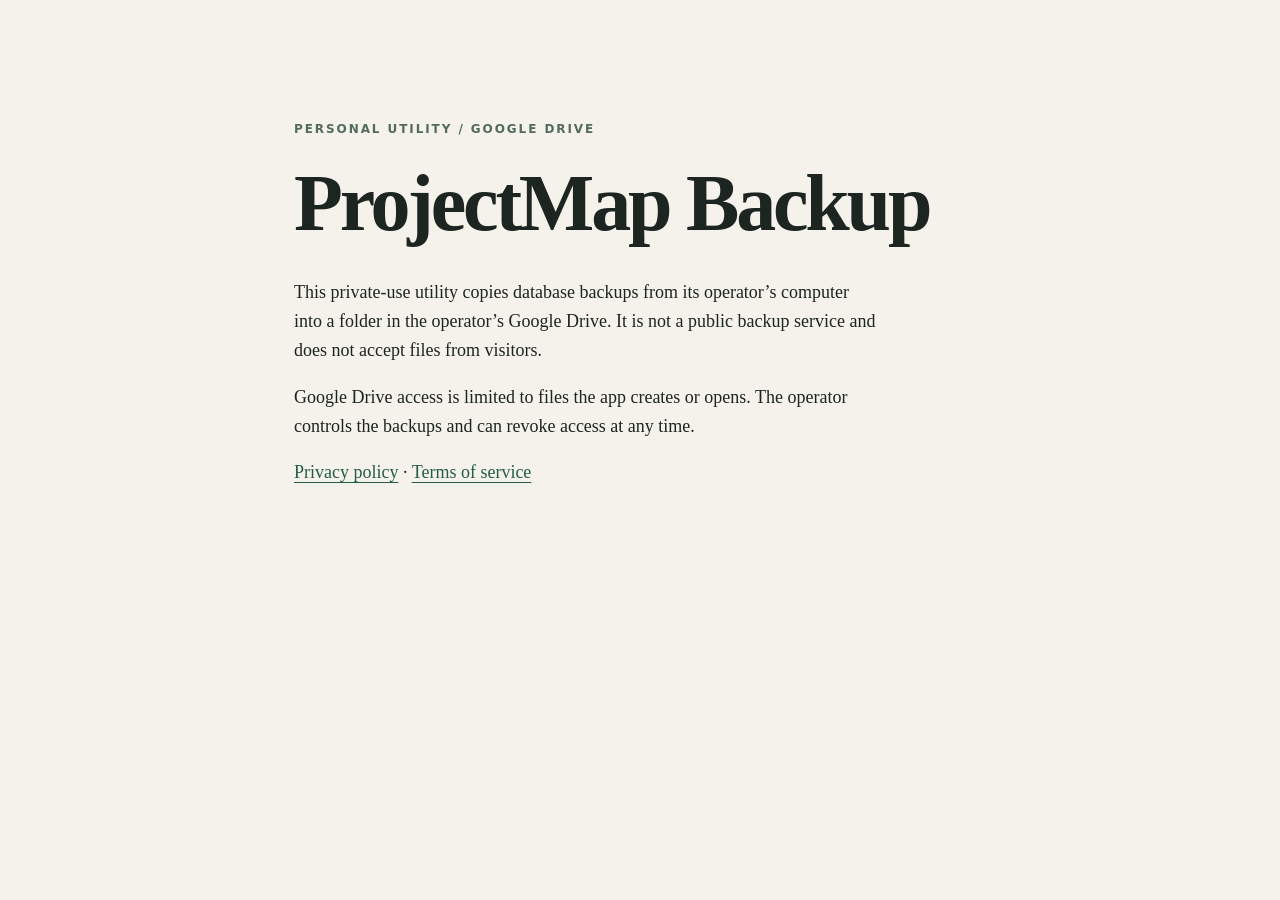
<file: index.html>
<!doctype html>
<html lang="en">
<meta charset="utf-8">
<meta name="viewport" content="width=device-width, initial-scale=1">
<title>ProjectMap Backup</title>
<link rel="stylesheet" href="style.css">
<main>
  <p class="eyebrow">PERSONAL UTILITY / GOOGLE DRIVE</p>
  <h1>ProjectMap Backup</h1>
  <p>This private-use utility copies database backups from its operator’s computer into a folder in the operator’s Google Drive. It is not a public backup service and does not accept files from visitors.</p>
  <p>Google Drive access is limited to files the app creates or opens. The operator controls the backups and can revoke access at any time.</p>
  <a href="privacy.html">Privacy policy</a> · <a href="terms.html">Terms of service</a>
</main>
</html>
</file>
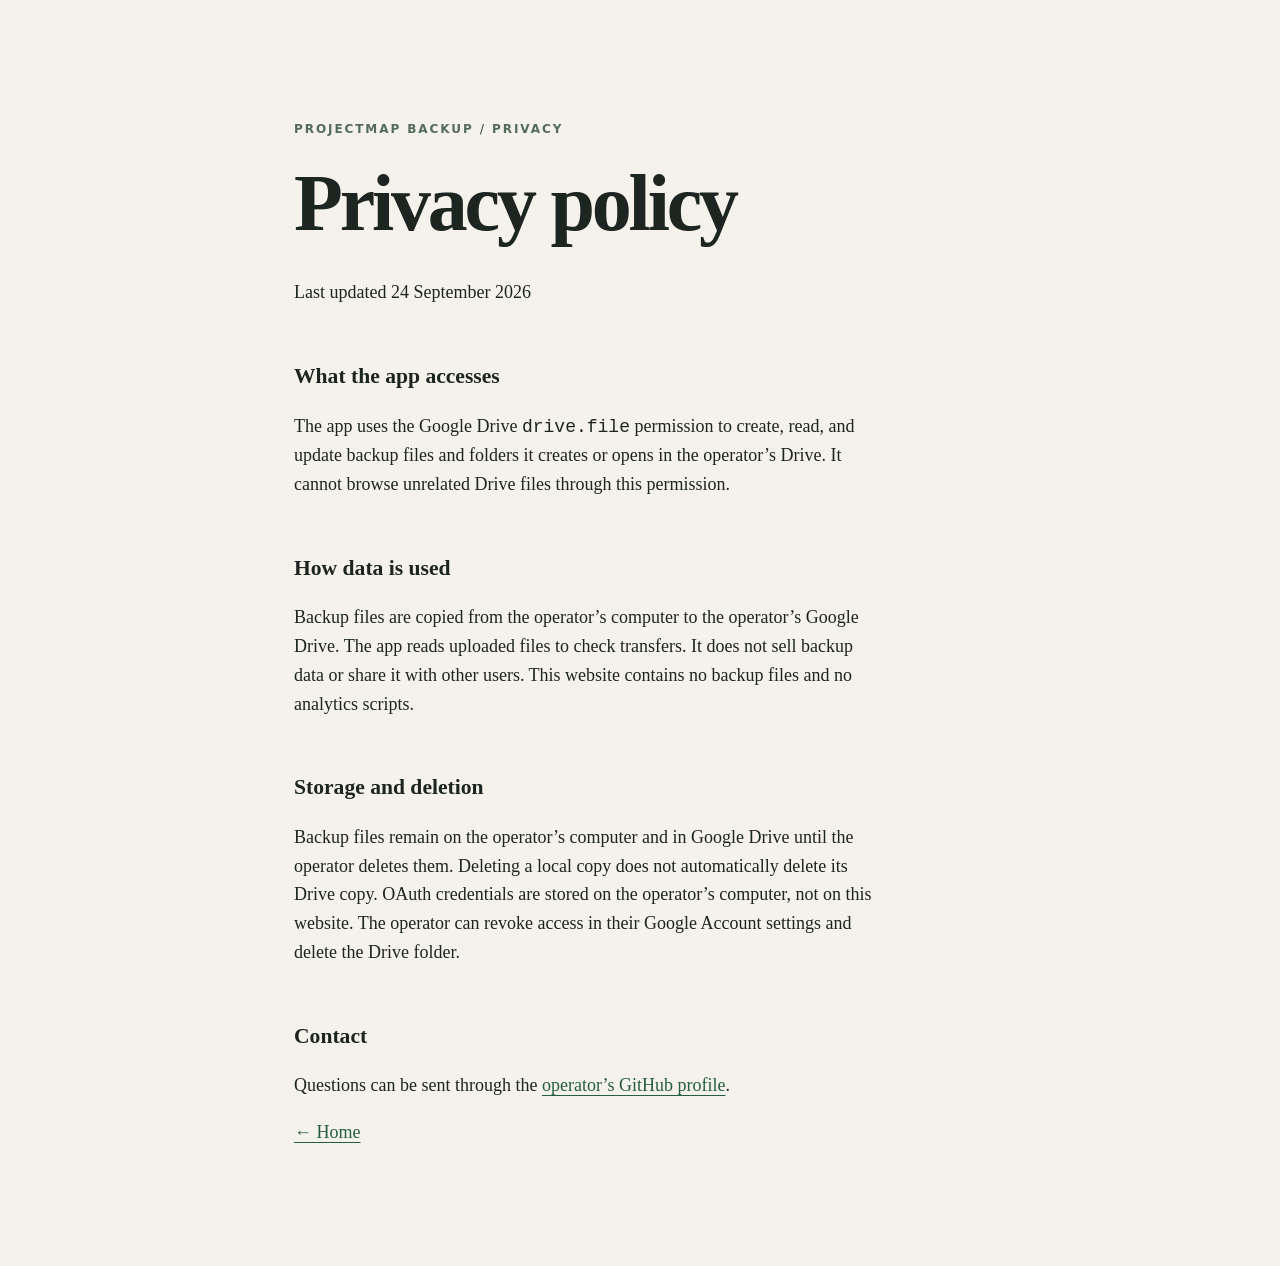
<file: privacy.html>
<!doctype html>
<html lang="en">
<meta charset="utf-8">
<meta name="viewport" content="width=device-width, initial-scale=1">
<title>Privacy · ProjectMap Backup</title>
<link rel="stylesheet" href="style.css">
<main>
  <p class="eyebrow">PROJECTMAP BACKUP / PRIVACY</p>
  <h1>Privacy policy</h1>
  <p>Last updated 24 September 2026</p>
  <h2>What the app accesses</h2>
  <p>The app uses the Google Drive <code>drive.file</code> permission to create, read, and update backup files and folders it creates or opens in the operator’s Drive. It cannot browse unrelated Drive files through this permission.</p>
  <h2>How data is used</h2>
  <p>Backup files are copied from the operator’s computer to the operator’s Google Drive. The app reads uploaded files to check transfers. It does not sell backup data or share it with other users. This website contains no backup files and no analytics scripts.</p>
  <h2>Storage and deletion</h2>
  <p>Backup files remain on the operator’s computer and in Google Drive until the operator deletes them. Deleting a local copy does not automatically delete its Drive copy. OAuth credentials are stored on the operator’s computer, not on this website. The operator can revoke access in their Google Account settings and delete the Drive folder.</p>
  <h2>Contact</h2>
  <p>Questions can be sent through the <a href="https://github.com/ccr-hk">operator’s GitHub profile</a>.</p>
  <a href="./">← Home</a>
</main>
</html>
</file>
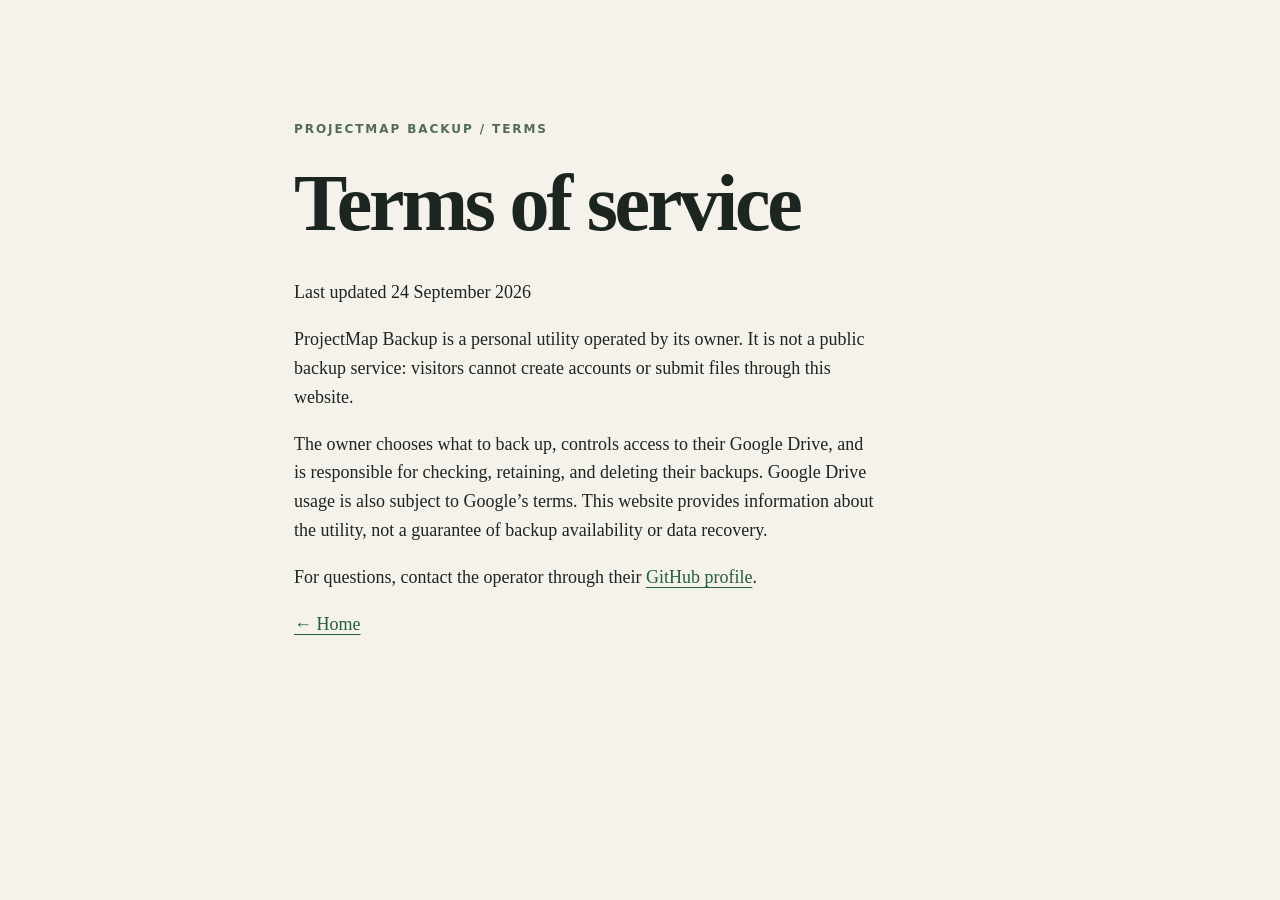
<file: terms.html>
<!doctype html>
<html lang="en">
<meta charset="utf-8">
<meta name="viewport" content="width=device-width, initial-scale=1">
<title>Terms · ProjectMap Backup</title>
<link rel="stylesheet" href="style.css">
<main>
  <p class="eyebrow">PROJECTMAP BACKUP / TERMS</p>
  <h1>Terms of service</h1>
  <p>Last updated 24 September 2026</p>
  <p>ProjectMap Backup is a personal utility operated by its owner. It is not a public backup service: visitors cannot create accounts or submit files through this website.</p>
  <p>The owner chooses what to back up, controls access to their Google Drive, and is responsible for checking, retaining, and deleting their backups. Google Drive usage is also subject to Google’s terms. This website provides information about the utility, not a guarantee of backup availability or data recovery.</p>
  <p>For questions, contact the operator through their <a href="https://github.com/ccr-hk">GitHub profile</a>.</p>
  <a href="./">← Home</a>
</main>
</html>
</file>
<file: style.css>
* { box-sizing: border-box; }
body { margin: 0; background: #f5f2eb; color: #1d2520; font: 18px/1.6 Georgia, serif; }
main { max-width: 740px; margin: 0 auto; padding: min(12vh, 120px) 24px 120px; }
.eyebrow { color: #536b59; font: 600 12px/1.5 system-ui, sans-serif; letter-spacing: .16em; }
h1 { font-size: clamp(2.5rem, 8vw, 5rem); line-height: 1.08; letter-spacing: -.04em; margin: 22px 0 32px; }
h2 { font-size: 1.35rem; margin-top: 2.4em; }
p { max-width: 65ch; }
a { color: #245e3c; text-underline-offset: 4px; }
a:hover, a:focus-visible { color: #123d26; }
</file>
